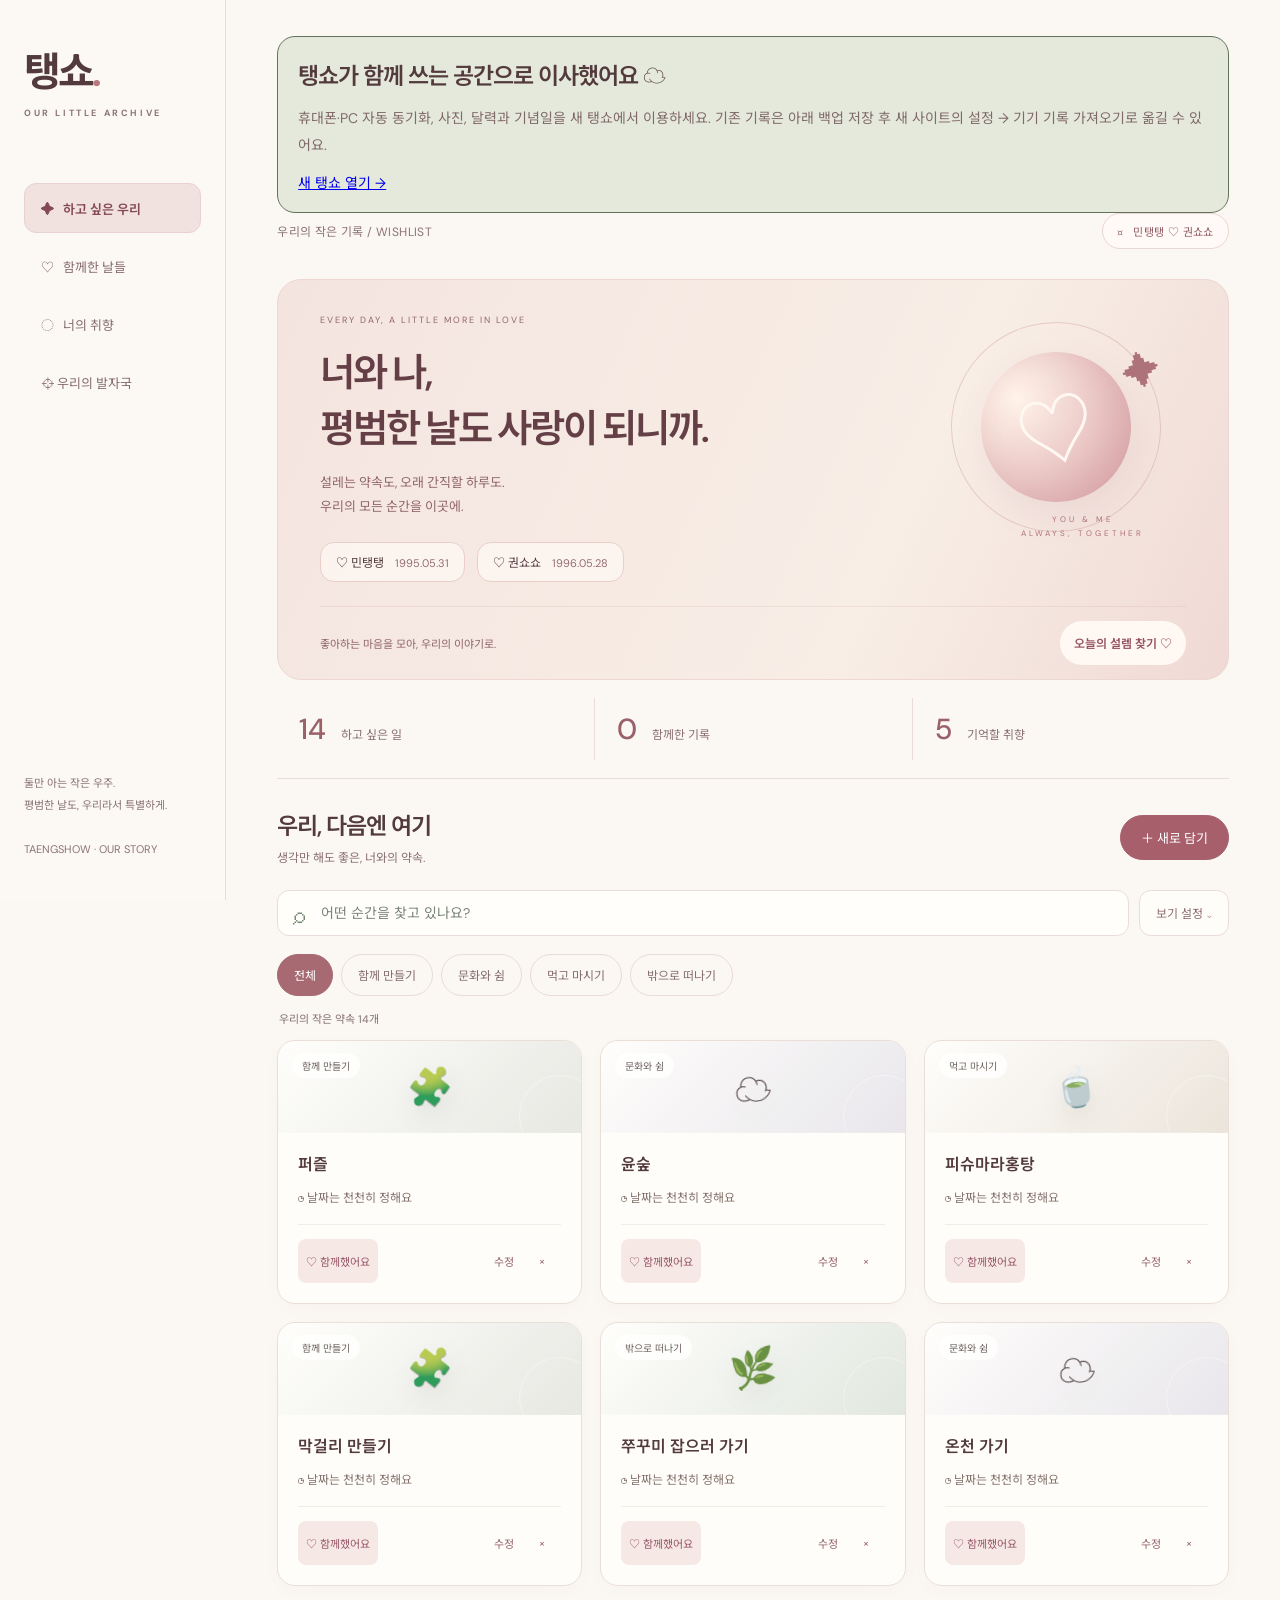
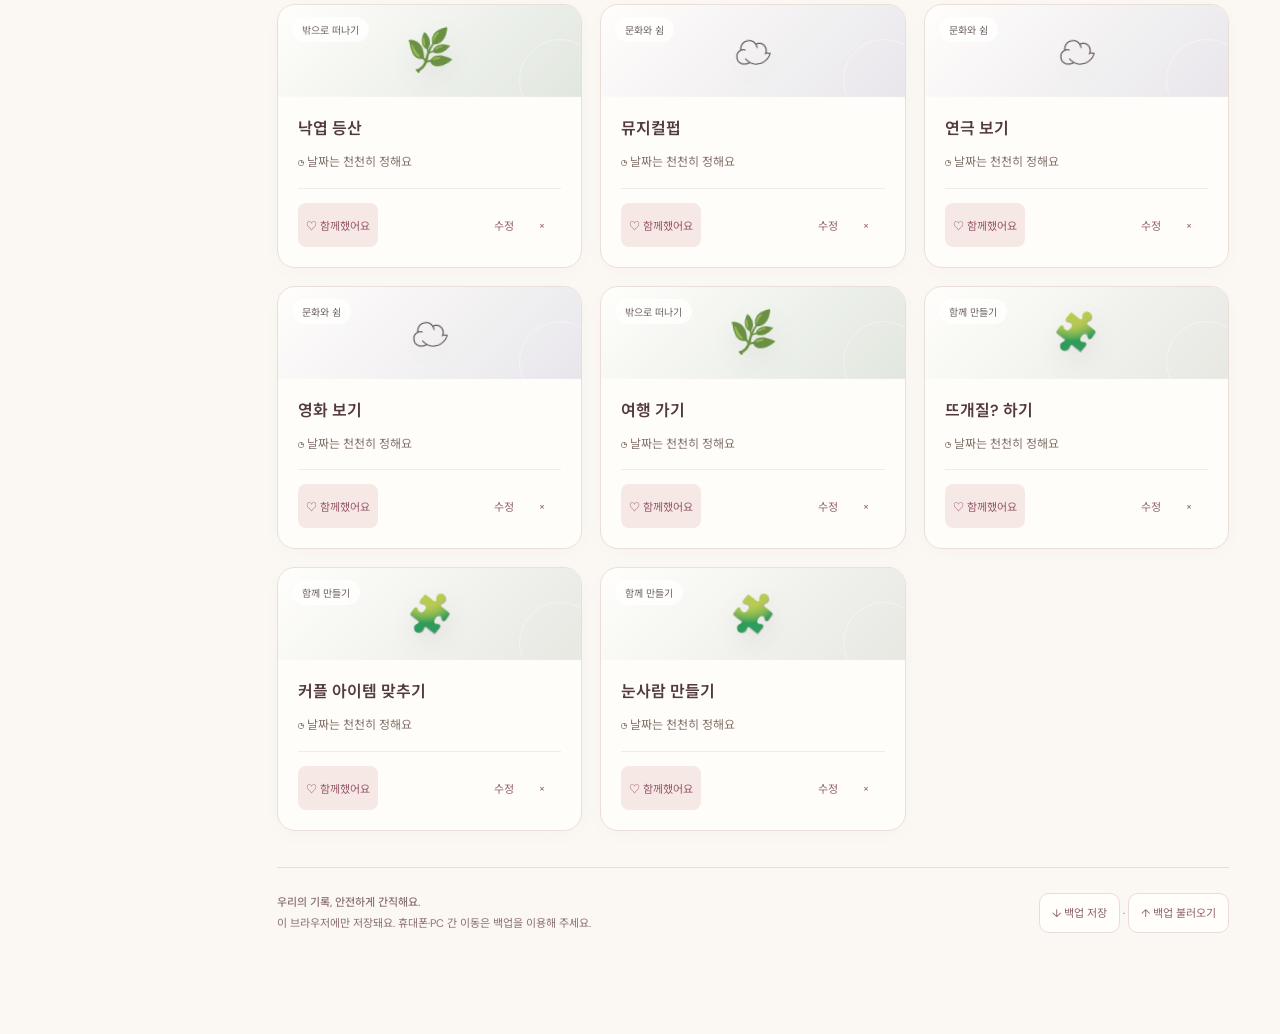
<file: docs/index.html>
<!doctype html><html lang="ko"><meta charset="utf-8"><meta name="viewport" content="width=device-width,initial-scale=1"><title>탱쇼 — 민탱탱과 권쇼쇼의 기록</title><meta name="robots" content="noindex,nofollow"><style>
@import url('https://fonts.googleapis.com/css2?family=Noto+Sans+KR:wght@400;500;600;700&family=DM+Sans:wght@400;500;600&display=swap');
:root{--ink:#292d27;--muted:#83867b;--paper:#f5f4ee;--green:#62735c;--line:#dddfd3}*{box-sizing:border-box}body{margin:0;background:var(--paper);color:var(--ink);font:14px 'DM Sans','Noto Sans KR',sans-serif}button,input,textarea,select{font:inherit}button{cursor:pointer}button:focus-visible,a:focus-visible{outline:3px solid #afbe89;outline-offset:4px}button{border:0;background:none;color:inherit}aside{position:fixed;width:218px;height:100vh;border-right:1px solid var(--line);padding:40px 25px;display:flex;flex-direction:column}.logo{font-size:36px;letter-spacing:-4px;font-weight:700}.logo small{display:block;font-size:10px;letter-spacing:3px;margin-top:9px;color:var(--muted)}nav{margin-top:68px;display:grid;gap:12px}nav button{text-align:left;padding:14px 16px;border-radius:12px;color:#777d70}nav button.active{background:#e4e9db;color:#43563c;font-weight:600}aside footer{margin-top:auto;color:var(--muted);font-size:11px;line-height:1.9}main{max-width:1400px;margin-left:218px;padding:34px 52px}.top{display:flex;justify-content:space-between;align-items:center;color:var(--muted);font-size:12px}.pill{border:1px solid var(--line);border-radius:30px;padding:9px 14px}.hero{position:relative;margin-top:35px;padding:48px 42px;background:#e8eadf;border-radius:24px;min-height:270px;overflow:hidden}.eyebrow{font-size:10px;letter-spacing:3px;color:var(--green)}h1{font-size:40px;line-height:1.45;letter-spacing:-2px;font-weight:500;margin:18px 0}p{color:var(--muted);line-height:1.9}.orbit{position:absolute;right:7%;top:26px;width:240px;height:240px;border:1px solid #bbc5ac;border-radius:50%;transform:rotate(-25deg)}.orbit:before{content:'♡';position:absolute;inset:29px;border-radius:50%;background:#d3dbc4;display:grid;place-items:center;font-size:100px;color:#f8f9f1;box-shadow:inset -20px -20px 50px #bac9aa}.orbit:after{content:'✦';position:absolute;right:-12px;top:48px;font-size:38px;color:#7d926b}.stats{display:flex;gap:38px;padding:27px 4px;border-bottom:1px solid var(--line)}.stats b{font-size:24px;margin-right:9px;font-weight:500}.stats span{font-size:12px;color:var(--muted)}.sectionHead{display:flex;justify-content:space-between;align-items:center;margin:32px 0 22px}h2{font-size:21px;letter-spacing:-.7px;font-weight:500;margin:0}h2 small{font-size:11px;display:block;color:var(--muted);margin-top:8px;letter-spacing:0}.primary{background:var(--ink);color:white;padding:12px 18px;border-radius:30px}.filters{display:flex;gap:9px;flex-wrap:wrap;margin-bottom:24px}.filters button{padding:8px 15px;border:1px solid var(--line);border-radius:30px;font-size:12px}.filters .active{background:var(--green);color:white;border-color:var(--green)}.grid{display:grid;grid-template-columns:repeat(3,1fr);gap:19px}.card{background:#fffef9;border:1px solid #e5e6dc;border-radius:18px;overflow:hidden}.art{height:145px;display:grid;place-items:center;font-size:54px;background:var(--bg);position:relative}.art span{filter:drop-shadow(0 10px 12px #0001);transform:rotate(-8deg)}.tag{position:absolute;top:13px;left:14px;background:#ffffffb8;padding:5px 10px;border-radius:20px;font-size:10px}.body{padding:20px}.body h3{font-weight:500;font-size:17px;margin:0 0 10px}.body p{font-size:12px;margin:0;min-height:23px}.actions{display:flex;justify-content:space-between;align-items:center;margin-top:17px;border-top:1px solid #eeeee6;padding-top:14px;font-size:11px;color:var(--green)}.actions button{padding:4px}.empty{grid-column:1/-1;padding:65px;text-align:center;border:1px dashed #bbc4b1;border-radius:20px}.taste{padding:28px;background:#fffef9;border:1px solid var(--line);border-radius:20px;margin-bottom:20px}.chips{display:flex;gap:10px;flex-wrap:wrap;margin-top:20px}.chip{padding:11px 15px;background:#eef1e7;border-radius:30px}.chip.dislike{background:#f3e5e0}.chip button{margin-left:10px;color:#888}dialog{border:0;border-radius:24px;padding:30px;width:min(460px,92vw);box-shadow:0 30px 100px #0003;background:var(--paper)}dialog::backdrop{background:#2226;backdrop-filter:blur(5px)}label{display:block;font-size:12px;margin-top:20px}input,textarea,select{width:100%;padding:12px;border:1px solid var(--line);border-radius:10px;background:#fffef9;margin-top:7px;color:var(--ink)}textarea{min-height:90px}.modalActions{display:flex;justify-content:flex-end;gap:12px;margin-top:24px}.bottom{margin:40px 0;color:var(--muted);font-size:11px;display:flex;justify-content:space-between;gap:15px;flex-wrap:wrap}.toast{position:fixed;bottom:28px;left:50%;transform:translateX(-50%);padding:14px 22px;border-radius:30px;background:var(--ink);color:white;z-index:10}#search{max-width:230px;margin:0}.hidden{display:none}@media(max-width:1000px){.grid{grid-template-columns:repeat(2,1fr)}.orbit{right:-40px;opacity:.6}.hero>*:not(.orbit){position:relative;z-index:1}main{padding:30px}aside{width:180px}main{margin-left:180px}}@media(max-width:650px){aside{position:static;width:100%;height:auto;padding:22px;border-right:0}.logo{font-size:28px}.logo small,aside footer{display:none}nav{margin-top:20px;display:flex;gap:4px}nav button{font-size:12px;padding:10px}main{margin:0;padding:0 20px}.hero{margin-top:22px;padding:28px 24px;min-height:250px}h1{font-size:30px}.orbit{width:170px;height:170px;right:-45px;top:70px;opacity:.45}.orbit:before{font-size:60px}.stats{gap:20px}.stats b{font-size:21px}.grid{gap:12px}.body{padding:14px}.art{height:120px}.body h3{font-size:14px}.sectionHead{gap:10px}#search{max-width:145px}.top{font-size:10px}h2{font-size:19px}}.couple{display:flex;gap:12px;flex-wrap:wrap;position:relative;z-index:1;margin-top:20px}.couple>span{background:#fff9;border:1px solid #d6ddcc;padding:10px 15px;border-radius:14px;font-size:13px}.couple small{margin-left:8px;color:#73816a;font-size:11px}@media(max-width:650px){nav{flex-wrap:wrap}.couple{gap:8px}.couple>span{font-size:12px}} </style><link rel="stylesheet" href="style.css?v=4">
<body><a class="skip" href="#workspace">기록으로 바로 가기</a><aside><div class="logo">탱쇼<span style="color:#899b79">.</span><small>OUR LITTLE ARCHIVE</small></div><nav aria-label="우리의 기록 메뉴"><button class="active" data-view="wish">✦ &nbsp; 하고 싶은 우리</button><button data-view="done">♡ &nbsp; 함께한 날들</button><button data-view="taste">◌ &nbsp; 너의 취향</button></nav><footer>둘만 아는 작은 우주.<br>평범한 날도, 우리라서 특별하게.<br><br>TAENGSHOW · OUR STORY</footer></aside>
<main id="workspace"><section style="padding:20px;border:1px solid #62735c;border-radius:18px;background:#e4e9db"><h2>탱쇼가 함께 쓰는 공간으로 이사했어요 ☁</h2><p>휴대폰·PC 자동 동기화, 사진, 달력과 기념일을 새 탱쇼에서 이용하세요. 기존 기록은 아래 백업 저장 후 새 사이트의 설정 → 기기 기록 가져오기로 옮길 수 있어요.</p><a href="https://our-little-orbit-1102.jinhyuk774060.chatgpt.site">새 탱쇼 열기 →</a></section><div class="top"><span>우리의 작은 기록 / <span id="breadcrumb">WISHLIST</span></span><span class="pill">⌑ &nbsp; 민탱탱 ♡ 권쇼쇼</span></div><section class="hero"><div class="eyebrow">EVERY DAY, A LITTLE MORE IN LOVE</div><h1>너와 나,<br>평범한 날도 사랑이 되니까.</h1><p>설레는 약속도, 오래 간직할 하루도.<br>우리의 모든 순간을 이곳에.</p><div class="couple"><span>♡ 민탱탱 <small>1995.05.31</small></span><span>♡ 권쇼쇼 <small>1996.05.28</small></span></div><div class="orbit" aria-hidden="true"><span class="orbitCaption">YOU & ME<br>ALWAYS, TOGETHER</span></div><div class="heroFoot"><span>좋아하는 마음을 모아, 우리의 이야기로.</span><button id="surprise">오늘의 설렘 찾기 ♡</button></div></section><div class="stats" aria-label="우리의 기록 현황"><div data-stat="wish" role="button" tabindex="0"><b id="wishCount">0</b><span>하고 싶은 일</span></div><div data-stat="done" role="button" tabindex="0"><b id="doneCount">0</b><span>함께한 기록</span></div><div data-stat="taste" role="button" tabindex="0"><b id="tasteCount">0</b><span>기억할 취향</span></div></div><div class="sectionHead"><h2 id="heading" tabindex="-1"></h2><button class="primary" id="add">＋ 새로 담기</button></div><div class="workspaceToolbar" id="workspaceToolbar"><div class="searchBox"><span aria-hidden="true">⌕</span><input type="search" id="search" aria-label="기록 검색" placeholder="어떤 순간을 찾고 있나요?"></div><details class="displayOptions"><summary>보기 설정</summary><div class="displayOptionsBody"><select id="sort" aria-label="기록 정렬"><option value="original">담은 순서</option><option value="recent">최근 추가순</option><option value="date">가까운 날짜순</option><option value="name">이름순</option></select><div class="viewSwitch" aria-label="보기 방식"><button id="gridView" class="active" aria-label="카드 보기" aria-pressed="true">▦</button><button id="listView" aria-label="목록 보기" aria-pressed="false">☰</button></div></div></details></div><div class="filters" id="filters" aria-label="종류 필터"></div><div id="resultCount" class="resultCount" aria-live="polite"></div><div id="content"></div><div class="bottom"><span><b>우리의 기록, 안전하게 간직해요.</b><br>이 브라우저에만 저장돼요. 휴대폰·PC 간 이동은 백업을 이용해 주세요.</span><span><button id="export">↓ 백업 저장</button> · <button id="import">↑ 백업 불러오기</button></span></div></main>
<dialog id="modal" aria-labelledby="modalTitle"><form id="form"><h2 id="modalTitle">새로운 설렘 담기</h2><label hidden>누구의 취향인가요?<select id="person"><option>민탱탱</option><option>권쇼쇼</option></select></label><p class="modalIntro">함께하고 싶은 순간을 한 줄씩 담아보세요.</p><label>이름<input id="title" required maxlength="100" placeholder="우리, 다음엔 뭐 할까?"></label><label>종류<select id="category"><option>먹고 마시기</option><option>밖으로 떠나기</option><option>함께 만들기</option><option>문화와 쉼</option><option>좋아해요</option><option>어려워요</option></select></label><label>날짜 · 정해지면 입력해요<input id="date" type="date"></label><label>기억하고 싶은 메모<textarea id="note" maxlength="2000" placeholder="장소, 예약 정보, 그날의 기분까지"></textarea></label><div class="modalActions"><button type="button" id="cancel">취소</button><button class="primary">저장하기</button></div></form></dialog><input type="file" id="file" accept="application/json" hidden><div id="toast" class="toast hidden" role="status"><span id="toastMessage"></span><button id="undo" class="hidden">되돌리기</button></div><script src="app.js?v=4"></script><script src="map.js?v=4"></script></body></html>
</file>
<file: docs/style.css>
/* A quiet, tactile little archive. */
:root{--ink:#283b31;--muted:#69736b;--paper:#f7f7f2;--green:#536f58;--line:#dce3d9;--shadow:0 12px 35px #273e3009}
html{scroll-behavior:smooth}body{background:radial-gradient(ellipse at 90% 0,#e8eee3 0,transparent 45%),var(--paper);-webkit-font-smoothing:antialiased}button,a,input,select,textarea{-webkit-tap-highlight-color:transparent}button{transition:background .18s,transform .18s,box-shadow .18s}button:hover{background-color:#dde6d8}button:active{transform:translateY(1px)}button:focus-visible,a:focus-visible,input:focus-visible,select:focus-visible,textarea:focus-visible,[role=button]:focus-visible{outline:3px solid #799b71;outline-offset:4px}input,textarea,select{font-size:14px}input::placeholder,textarea::placeholder{color:#7a847b}input,select{min-height:46px}textarea{resize:vertical}aside{background:#f8f9f4e8;width:226px;padding:40px 24px;z-index:5}.logo{letter-spacing:-3px;font-size:40px}.logo small{letter-spacing:2.6px;font-size:9px}nav{gap:8px;margin-top:64px}nav button{min-height:50px;font-size:13px;color:#657164;border:1px solid transparent}nav button.active{background:#e3ecdc;border-color:#d6e1ce;color:#38533b}nav button:hover{background:#eaf0e5}aside footer{color:#677365;line-height:2}main{margin-left:226px;max-width:1580px;padding:36px clamp(24px,4vw,72px)}.top{letter-spacing:.4px}.pill{background:#ffffffb3;color:#536b54;font-size:11px}.hero{margin-top:30px;padding:42px 42px 0;min-height:320px;background:linear-gradient(110deg,#e5eddf 0%,#edf0e3 65%,#e0e7d3 100%);border:1px solid #d9e2d2;border-radius:24px}.eyebrow{color:#5b7456;font-size:10px;letter-spacing:2.4px}h1{font-size:clamp(29px,3vw,44px);font-weight:500;letter-spacing:-2px;line-height:1.4;margin:20px 0 12px}.hero p{font-size:13px;color:#65755f;max-width:70%}.couple{margin-top:22px}.couple>span{background:#f9fbf3aa;border-color:#d3dec9;font-size:12px}.orbit{right:7%;top:42px;width:210px;height:210px;border-color:#a9bb9766;transform:rotate(-15deg)}.orbit:before{background:radial-gradient(circle at 30% 25%,#edf3dd,#aabd94);box-shadow:inset -12px -12px 32px #899f7555,0 15px 35px #66815622;font-size:80px}.orbit:after{color:#6c875a}.orbitCaption{position:absolute;top:93%;width:100%;font-size:8px;letter-spacing:3px;line-height:1.8;color:#6f825f;text-align:center;transform:rotate(15deg)}.heroFoot{position:relative;z-index:1;display:flex;align-items:center;justify-content:space-between;gap:14px;margin-top:30px;padding:14px 0;border-top:1px solid #b7c6a755;font-size:11px;color:#65755e}.heroFoot button{font-size:12px;font-weight:600;padding:10px 14px;border-radius:30px;background:#ffffffaa;white-space:nowrap}.stats{display:grid;grid-template-columns:repeat(3,1fr);gap:12px;border:0;padding:20px 0}.stats>div{padding:18px 22px;background:#fffdf9;border:1px solid var(--line);border-radius:16px;cursor:pointer;box-shadow:var(--shadow);display:flex;align-items:baseline;gap:6px}.stats>div:hover{border-color:#91a486}.stats b{font-size:29px;color:#4d684a;font-weight:500}.stats span{font-size:12px;color:#6c776b}.sectionHead{margin:22px 0}h2{font-size:23px;font-weight:600;letter-spacing:-1px}h2 small{line-height:1.6;font-size:12px;color:#6f7c6c;font-weight:400}.primary{background:#36573e;border:1px solid #36573e;box-shadow:0 4px 10px #36573e15;padding:12px 20px;font-size:13px}.primary:hover{background:#284830}.workspaceToolbar{display:flex;align-items:center;gap:10px;margin:0 0 18px}.searchBox{flex:1;position:relative}.searchBox>span{position:absolute;left:16px;top:9px;font-size:24px;color:#798873}#search{max-width:none;width:100%;padding:12px 16px 12px 43px;margin:0;background:#fffefb;border-radius:12px}.workspaceToolbar select{width:145px;margin:0;border-radius:12px}.viewSwitch{display:flex;background:#e9eee4;padding:4px;border-radius:12px;gap:2px}.viewSwitch button{width:38px;height:38px;border-radius:8px;color:#70816b;font-size:17px}.viewSwitch .active{background:#fff;color:#37573e;box-shadow:0 2px 5px #0001}.filters{gap:8px;margin:0 0 14px}.filters button{min-height:38px;background:#fffefb;padding:8px 16px;color:#65775f;border-color:#dbe3d4;font-size:12px}.filters .active{background:#536f58;color:#fff;border-color:#536f58}.resultCount{font-size:11px;color:#737f70;margin:14px 2px}.grid{grid-template-columns:repeat(3,minmax(0,1fr));gap:18px}.card{border-color:#dfe5d9;background:#fffefb;border-radius:18px;box-shadow:var(--shadow);transition:transform .2s,box-shadow .2s}.card:hover{transform:translateY(-3px);box-shadow:0 15px 30px #334d3010}.art{height:126px;background:linear-gradient(135deg,#ffffff44,var(--bg));border-bottom:1px solid #00000004}.art:after{content:'';position:absolute;width:80px;height:80px;border:1px solid #ffffff60;border-radius:50%;right:-20px;bottom:-25px}.art span{font-size:45px}.tag{color:#54644e;background:#ffffffcc;left:14px;top:12px}.body{padding:20px}.body h3{font-size:16px;font-weight:600;line-height:1.5;overflow-wrap:anywhere}.body p{min-height:0;font-size:12px;color:#6b7765;white-space:pre-wrap;overflow-wrap:anywhere}.body .note{margin-top:10px;line-height:1.8;display:-webkit-box;-webkit-line-clamp:3;-webkit-box-orient:vertical;overflow:hidden}.actions{padding-top:10px;margin-top:16px;gap:4px}.actions button{min-height:36px;padding:5px 8px;border-radius:8px;font-size:11px}.actions .complete{background:#eef3e8;color:#45643c}.actions>span{display:flex}.grid.list{grid-template-columns:1fr}.grid.list .card{display:flex;align-items:stretch}.grid.list .art{width:100px;flex-shrink:0;height:auto;min-height:130px}.grid.list .art span{font-size:30px}.grid.list .tag{font-size:9px;left:7px;top:8px}.grid.list .body{width:100%;padding:16px 20px}.grid.list .actions{margin-top:10px;padding-top:8px}.empty{padding:48px 24px;background:#f0f4e9;border-color:#c5d2bb}.empty h2{font-size:20px}.empty p{font-size:13px}.empty button{margin-top:12px}.taste{padding:28px;box-shadow:var(--shadow);border-radius:18px}.taste h2{font-size:19px}.chip{display:inline-flex;align-items:center;background:#eef3e7;padding:2px 4px 2px 10px;gap:4px}.chip .editTaste{padding:10px 5px;margin:0;text-align:left;color:#435a3d;max-width:100%;overflow-wrap:anywhere}.chip button{min-width:34px;min-height:38px;border-radius:20px}.bottom{padding:24px 0;border-top:1px solid var(--line);line-height:1.9;margin-top:36px;color:#74806e;align-items:center}.bottom b{font-weight:500;color:#54654c}.bottom button{min-height:40px;padding:8px 12px;border:1px solid var(--line);border-radius:10px;background:#fffefb;color:#4f6446}dialog{background:#fafbf5;padding:32px;border:1px solid #e3e8dc;max-height:90dvh;overflow:auto}dialog h2{font-size:23px}.modalIntro{font-size:12px;margin-bottom:24px}label{color:#56664e;font-size:12px}dialog label{margin-top:17px}dialog input,dialog textarea,dialog select{margin-top:9px;background:#fff}.modalActions{padding-top:10px}.modalActions>button{min-height:44px}.modalActions #cancel{padding:10px 20px;border-radius:25px}.toast{display:flex;align-items:center;gap:18px;max-width:calc(100vw - 32px);width:max-content;background:#2e4935;font-size:13px;box-shadow:0 8px 25px #203b3033;border-radius:16px}.toast button{color:#dceecb;border-bottom:1px solid #aec599;padding:5px;font-size:12px;white-space:nowrap}.hidden{display:none!important}.skip{position:fixed;left:20px;top:-100px;z-index:100;padding:12px;background:#36573e;color:white}.skip:focus{top:12px}.mapToolbar select,.mapToolbar input{border-radius:12px}.region:focus-visible{stroke:#283e25;stroke-width:3}.cityRow:hover{background:#edf3e5}.mapPanel{box-shadow:var(--shadow)}#mapCanvas{position:relative;background:radial-gradient(ellipse,#f0f4e9,transparent 70%);border-radius:18px}.mapPanel .mapCredit{line-height:1.8}.mapLoading{padding:80px 20px;text-align:center}.mapLoading button{margin-top:12px}
@media(min-width:1450px){.grid{grid-template-columns:repeat(4,minmax(0,1fr))}}@media(max-width:1100px){aside{width:195px;padding:34px 18px}main{margin-left:195px;padding:30px}.grid{grid-template-columns:repeat(2,minmax(0,1fr))}.hero{padding:32px 30px 0}.orbit{right:-20px;opacity:.65}.hero>*:not(.orbit){position:relative;z-index:1}.stats>div{padding:15px;display:block}.stats span{display:block;margin-top:6px}}
@media(max-width:700px){aside{position:relative;width:100%;height:auto;padding:22px 22px 0;background:transparent;border:0}.logo{font-size:30px}.logo small,aside footer{display:none}nav{position:fixed;bottom:0;left:0;right:0;margin:0;padding:8px 8px calc(8px + env(safe-area-inset-bottom));background:#fafcf7f5;backdrop-filter:blur(16px);border-top:1px solid var(--line);display:grid;grid-template-columns:repeat(4,1fr);gap:3px;z-index:20}nav button{font-size:10px;padding:12px 2px;text-align:center;border-radius:12px;min-height:48px}main{margin:0;padding:0 20px 90px}.top{margin-top:18px;font-size:10px;gap:10px}.pill{padding:7px 9px;font-size:10px}.hero{margin-top:22px;border-radius:20px;padding:28px 23px 0;min-height:0}.hero h1{font-size:29px;letter-spacing:-1.6px}.hero p{font-size:12px;max-width:85%;line-height:1.8}.eyebrow{font-size:8px;letter-spacing:2px}.orbit{width:145px;height:145px;top:60px;right:-45px;opacity:.35}.orbit:before{inset:20px;font-size:60px}.orbitCaption{display:none}.couple{gap:7px;margin-top:18px}.couple>span{font-size:11px;padding:8px 10px}.couple small{font-size:9px;margin-left:4px}.heroFoot{margin-top:22px;gap:4px;font-size:9px;padding:10px 0}.heroFoot button{font-size:10px;padding:9px}.stats{gap:8px;padding:16px 0}.stats>div{padding:13px 10px;border-radius:13px}.stats b{font-size:25px;margin:0}.stats span{font-size:10px;margin-top:6px;white-space:nowrap}.sectionHead{margin:17px 0 20px}h2{font-size:21px}h2 small{font-size:11px}.primary{padding:11px 15px;font-size:12px;white-space:nowrap}.workspaceToolbar{gap:7px;flex-wrap:wrap}.searchBox{flex-basis:calc(100% - 92px)}#search{max-width:none;font-size:13px;padding-left:36px}.searchBox>span{left:12px}.workspaceToolbar select{order:3;width:100%;min-height:38px;font-size:12px;padding:7px 12px}.viewSwitch button{width:30px;height:36px}.filters{flex-wrap:nowrap;overflow:auto;padding-bottom:5px;scrollbar-width:none;gap:6px}.filters button{white-space:nowrap;font-size:11px;padding:7px 12px;min-height:36px}.grid{gap:12px}.art{height:105px}.art span{font-size:37px}.tag{font-size:8px;padding:4px 7px;left:9px;top:9px}.body{padding:14px 12px}.body h3{font-size:14px}.body p{font-size:11px}.actions{flex-wrap:wrap;gap:5px;margin-top:12px}.actions button{padding:5px 6px;font-size:10px;min-height:36px}.actions>span{margin-left:auto}.actions .complete{width:100%;text-align:center}.card{border-radius:15px}.grid.list .art{width:75px;min-height:135px}.grid.list .body{padding:14px}.grid.list .actions{flex-wrap:nowrap}.grid.list .complete{width:auto}.bottom{font-size:10px;gap:16px;margin-top:28px;padding:22px 0}.bottom>span:last-child{display:flex;align-items:center;gap:8px}.taste{padding:22px 18px}.taste h2{font-size:18px}.chips{gap:8px}.chip{font-size:12px}dialog{padding:25px 22px;border-radius:22px;width:calc(100vw - 28px);max-height:85dvh}dialog input,dialog select,dialog textarea{font-size:16px}.toast{bottom:calc(84px + env(safe-area-inset-bottom));font-size:12px;padding:13px 16px}.mapPanel .mapToolbar select,.mapPanel .mapToolbar input{width:100%}.mapPanel .mapLayout{gap:12px}.mapPanel .mapSide{border:0;padding:0}.mapPanel #cityList{max-height:260px}.mapPanel .selectedCity{padding:12px 0 20px}.mapPanel{padding:16px}.mapPanel .mapLayout{grid-template-columns:1fr}.mapPanel h2{font-size:19px}.cityRow{min-height:44px}}
@media(prefers-reduced-motion:reduce){html{scroll-behavior:auto}*,*:before,*:after{transition:none!important;animation:none!important}.card:hover{transform:none}}

[hidden]{display:none!important}
/* Editorial refinement: quieter chrome and a workspace that gets out of the way. */
:root{--paper:#f8f7f2;--ink:#233e32;--muted:#626f63}
main{max-width:1480px}.hero{background:linear-gradient(115deg,#e5eddf,#edf0e3 65%,#dae5cf);padding-top:34px}.hero h1{font-weight:600;letter-spacing:-2px}.heroFoot{margin-top:24px}.stats{padding:18px 0 10px}.stats>div{box-shadow:none;background:#fffdf8}.sectionHead{scroll-margin-top:24px}#heading:focus{outline:none}.card{display:flex;flex-direction:column}.body{display:flex;flex-direction:column;flex:1}.actions{margin-top:auto;padding-top:14px}.body>p:last-of-type{margin-bottom:14px}.art{height:100px}.art span{font-size:37px}.grid.list .card{flex-direction:row}.grid.list .body{flex:1}.resultCount{color:#596b55}.top{color:#5f705a}.filters button{min-height:42px}.actions button{min-height:44px;min-width:38px}.chip button{min-height:44px}.toast button{min-height:44px}.body .note{-webkit-line-clamp:2}.heroFoot button{min-height:44px}.viewSwitch button{min-width:40px;min-height:40px}.grid.list .art{width:90px}.grid.list .actions{margin-top:0}.bottom{color:#61725b}.mapCredit{color:#64725c}body[data-view=done] .hero,body[data-view=taste] .hero,body[data-view=map] .hero{display:none}body[data-view=done] .stats,body[data-view=taste] .stats,body[data-view=map] .stats{margin-top:22px}.empty p{color:#607057}.modalActions{position:sticky;bottom:-32px;background:#fafbf5;padding-bottom:12px;border-top:1px solid var(--line)}
@media(max-width:700px){main{padding-left:18px;padding-right:18px}.hero{padding:24px 20px 0}.hero h1{font-size:27px}.hero p{max-width:100%;padding-right:15px;word-break:keep-all}.couple{margin-top:14px}.heroFoot{margin-top:16px}.heroFoot>span{max-width:160px;line-height:1.7}.stats{padding-bottom:8px}.stats>div{padding:12px}.sectionHead{scroll-margin-top:18px}.workspaceToolbar{display:grid;grid-template-columns:minmax(0,1fr) auto}.searchBox{min-width:0}.workspaceToolbar select{grid-column:1/-1}.viewSwitch button{min-width:36px}.art{height:86px}.art span{font-size:31px}.body{padding:13px 11px}.actions .complete{font-size:11px}.actions>span{width:100%;justify-content:flex-end}.actions>span button{min-width:44px}.grid.list .actions{flex-wrap:wrap}.grid.list .actions>span{width:auto;margin-left:auto}.grid.list .art{width:65px}.grid.list .tag{font-size:8px;padding:4px}.hero .eyebrow{letter-spacing:1.7px}nav button{font-size:10px;min-height:48px}.modalActions{bottom:-25px}.mapPanel .mapCredit{font-size:11px}.body p{color:#62705b}.tag{color:#40583a}.couple small{color:#54664a}}
@media(max-width:360px){.grid{grid-template-columns:1fr}.card{flex-direction:row}.art{width:76px;min-height:155px;height:auto;flex-shrink:0}.actions .complete{width:auto}.actions>span{width:auto}.hero h1{font-size:24px}.couple>span{padding:7px}.pill{display:none}}
/* Warm, romantic, and intentionally simple. */
:root{--paper:#fbf7f3;--ink:#533b3d;--muted:#81696a;--green:#a45f69;--line:#eadcda}body{background:#fbf7f3;color:var(--ink)}aside{background:#fcf9f5;border-color:#eadcda}.logo span{color:#b7797c!important}.logo small,aside footer,.top{color:#8b7473}nav button{color:#866d6c}nav button.active{background:#f1e1df;border-color:#e8d2cf;color:#854953}nav button:hover{background:#f4e9e5}.pill{color:#925d65;border-color:#ead6d2;background:#fffaf7}.hero{background:linear-gradient(115deg,#f4e4df,#f8eee6 65%,#f0d9d5);border-color:#ecd7d2}.hero h1{color:#643f46;line-height:1.45}.hero p,.heroFoot,.eyebrow{color:#91666a}.hero .eyebrow{font-size:9px;letter-spacing:2px}.couple>span{background:#fff9f4b3;border-color:#e9ceca}.couple small{color:#956d70}.heroFoot{border-color:#dab9b655}.heroFoot button{color:#95525f;background:#fff8f3}.orbit{border-color:#cb9a9b66}.orbit:before{background:radial-gradient(circle at 30% 25%,#fff3e9,#d8a0a4);box-shadow:inset -12px -12px 32px #b7737d22,0 15px 35px #9c566b16;color:#fff8f2}.orbit:after,.orbitCaption{color:#ae727b}.stats>div{background:transparent;border:0;border-radius:0;padding:12px 22px;box-shadow:none}.stats>div+div{border-left:1px solid var(--line)}.stats{gap:0;border-bottom:1px solid var(--line);padding:18px 0}.stats b{color:#9b6169}.stats span,h2 small{color:#8a7170}.primary{background:#a65f6b;border-color:#a65f6b;box-shadow:none}.primary:hover{background:#8d4c59}.filters button{background:transparent;border-color:#eadcd7;color:#856f6d}.filters .active{background:#a76a73;border-color:#a76a73}.card{box-shadow:0 5px 20px #7b3b4a05;border-color:#eadfd8;background:#fffdfa}.card:hover{box-shadow:0 10px 25px #7b3b4a0b}.art{filter:saturate(.65);height:92px}.tag{color:#74635d}.body p,.resultCount{color:#84726c}.actions .complete{background:#f6e9e5;color:#985867}.actions{color:#93616a}.taste{border-color:#eadcd7;background:#fffdfa;box-shadow:none}.chip{background:#f5e6e0}.chip.dislike{background:#eee8e6}.chip .editTaste{color:#79565c}.empty{background:#f8eeea;border-color:#dabeb9}.empty p{color:#896d6c}.toast{background:#83535e}.bottom,.bottom b{color:#8c7270}.bottom button{color:#8f6268}.displayOptions{position:relative;flex-shrink:0}.displayOptions summary{cursor:pointer;list-style:none;padding:13px 16px;border:1px solid var(--line);border-radius:12px;font-size:12px;color:#8c6c6e;background:#fffdfa;min-height:46px}.displayOptions summary:after{content:' ⌄'}.displayOptionsBody{position:absolute;right:0;top:54px;z-index:4;padding:12px;background:#fffdfa;border:1px solid var(--line);box-shadow:0 10px 30px #533b3d15;border-radius:14px;display:flex;gap:8px;align-items:center}.viewSwitch{background:#f2e6e1}.viewSwitch .active{color:#975d69}.sectionHead{margin-top:28px}.region.visited{fill:#b77780}.region:hover,.region:focus{fill:#dfb1b4}.region.selected{stroke:#8f5260}.mapToolbar span,.cityRow{color:#94626b}#mapCanvas{background:radial-gradient(ellipse,#f7ece7,transparent 70%)}
@media(max-width:700px){nav{background:#fffaf7f5;border-color:#eadcd7}.hero h1{font-size:28px}.hero p{font-size:12px}.hero .eyebrow{font-size:7px;letter-spacing:1.5px}.stats>div{padding:10px 12px}.stats b{font-size:24px}.workspaceToolbar{display:flex;flex-wrap:nowrap}.searchBox{flex:1;min-width:0}.displayOptions summary{font-size:11px;padding:13px 10px}.displayOptionsBody{width:250px;flex-wrap:wrap}.displayOptionsBody select{width:100%;order:0}.displayOptionsBody .viewSwitch{width:100%;justify-content:center}.heroFoot>span{font-size:9px}.art{height:80px}}
</file>
